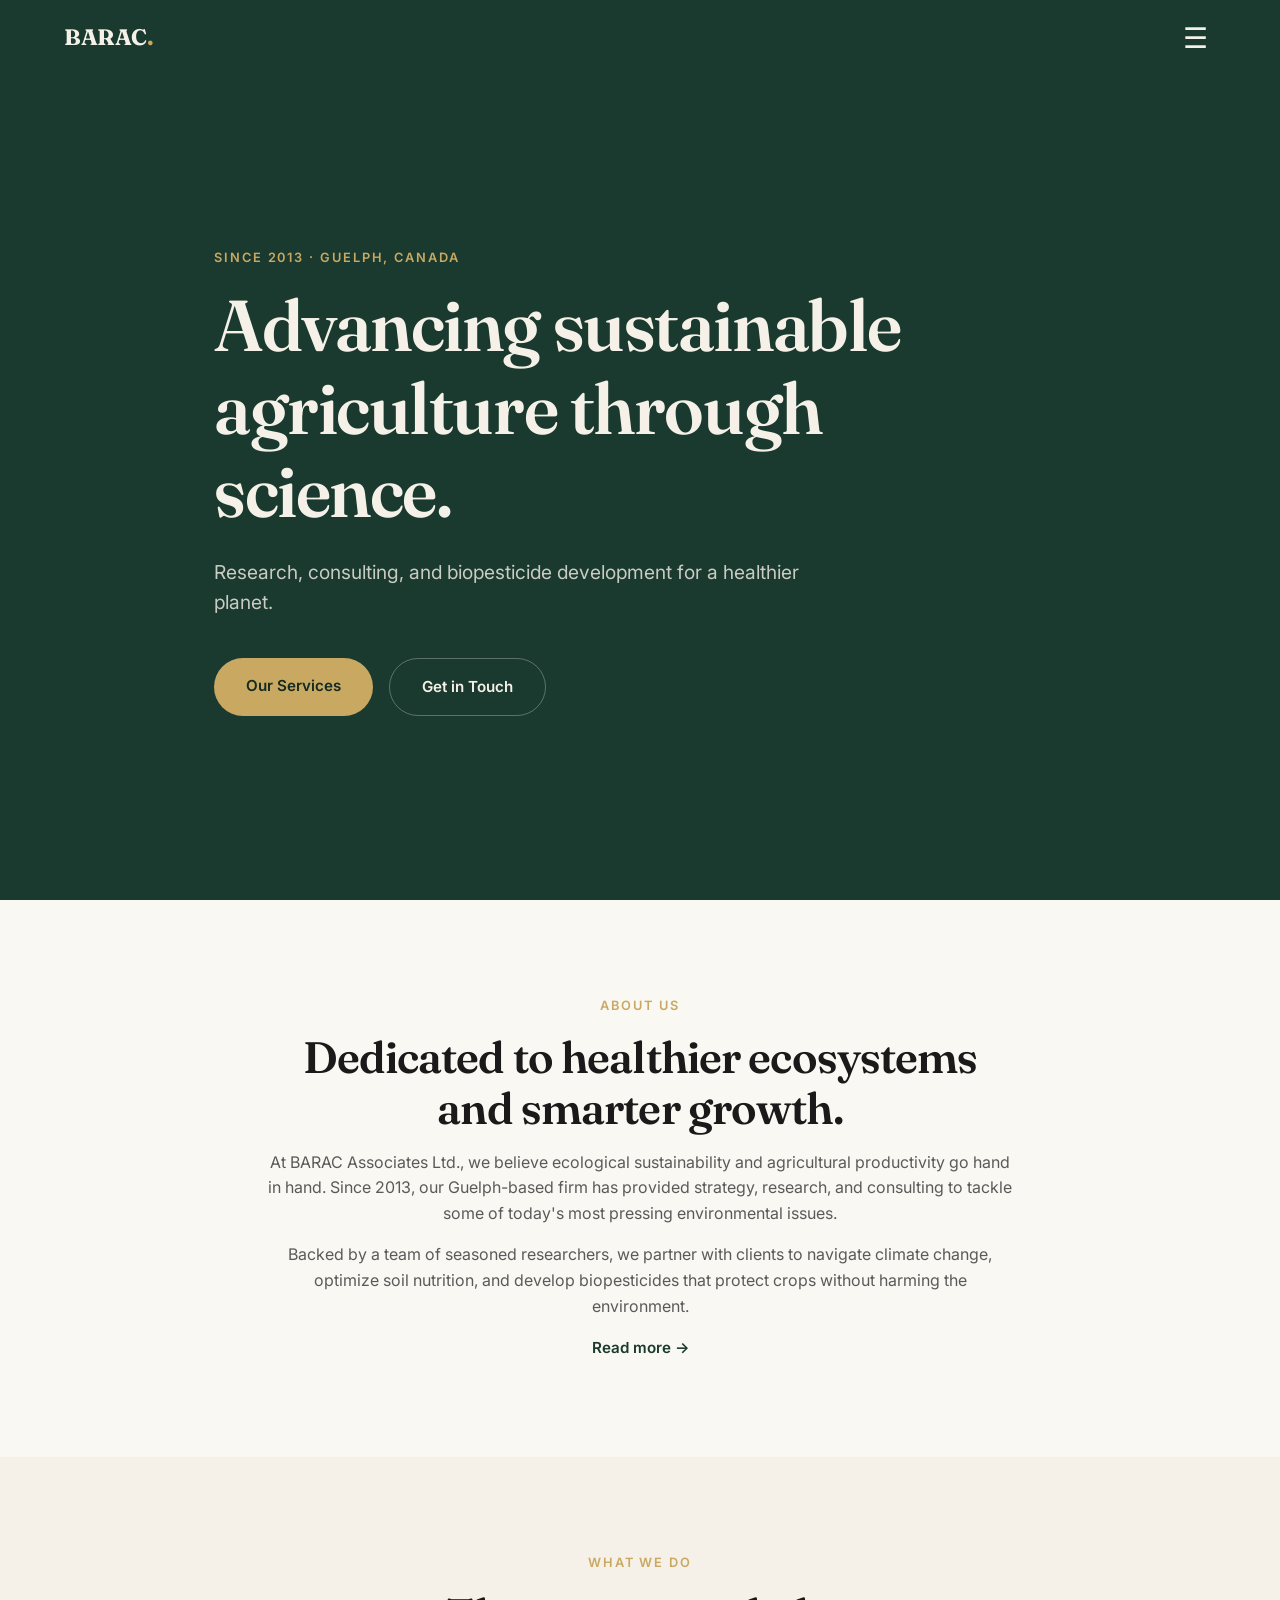
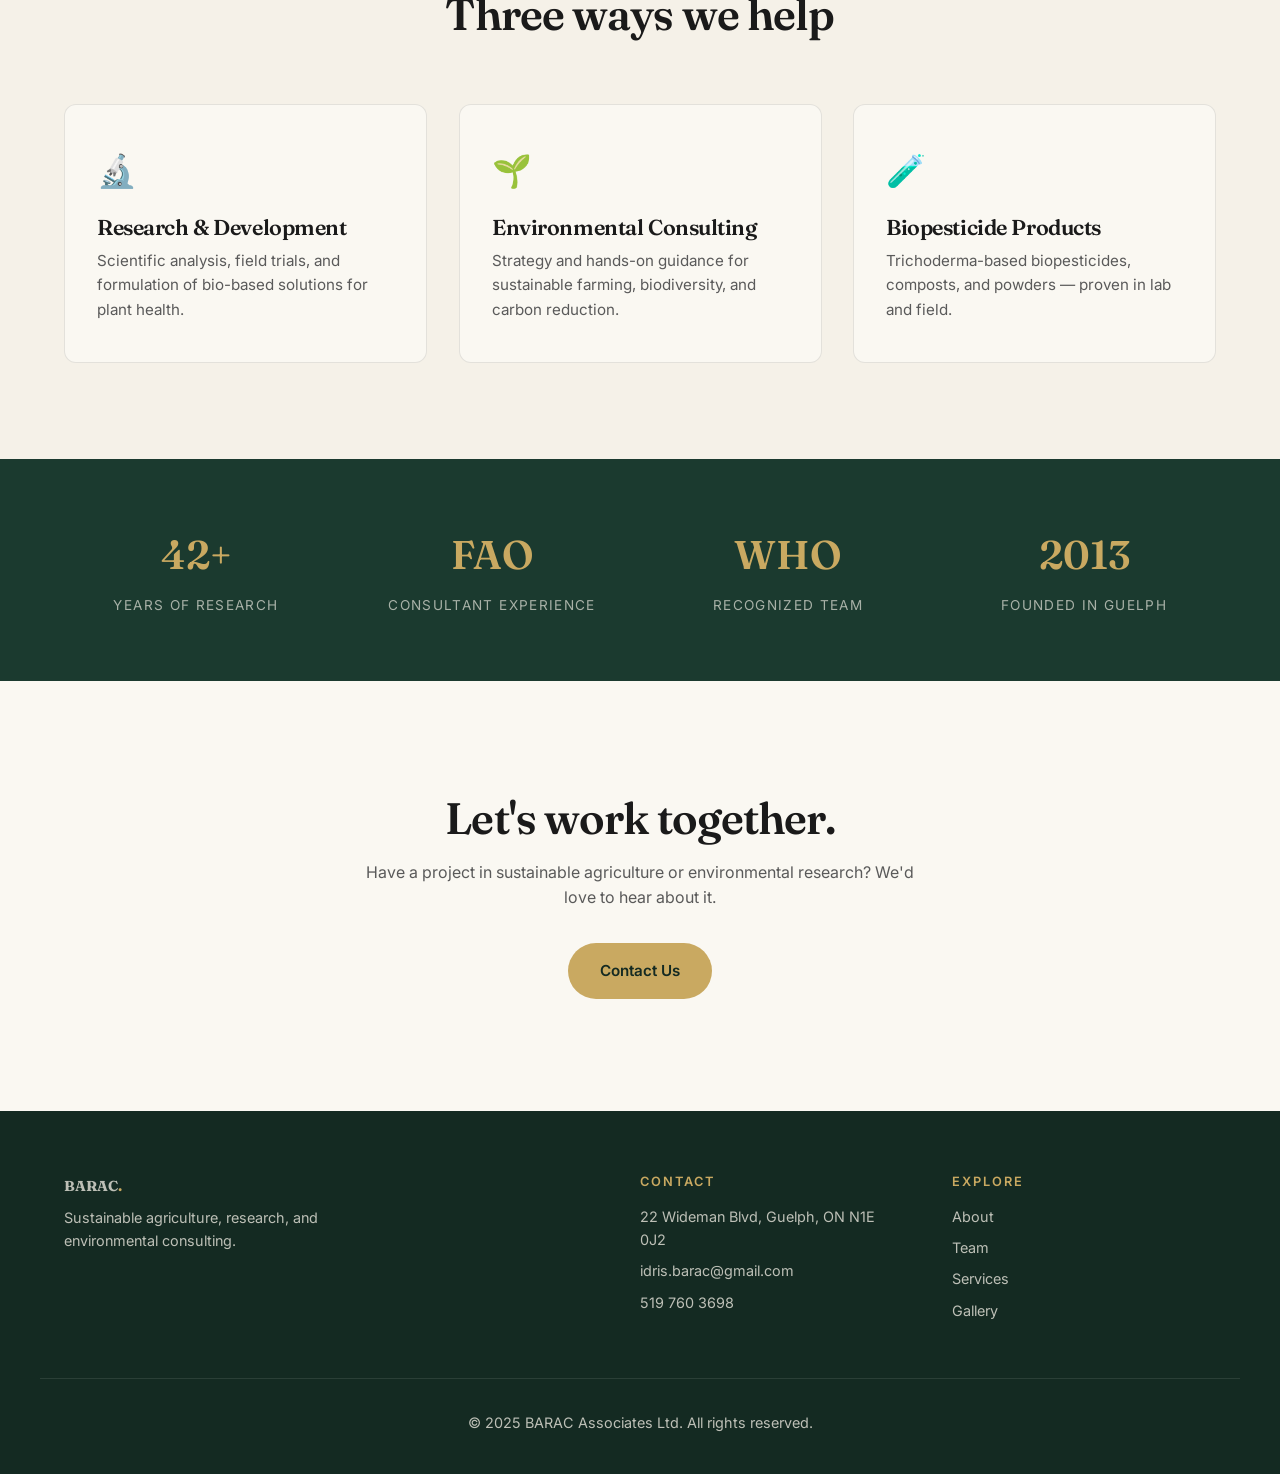
<file: index.html>
<!DOCTYPE html>
<html lang="en">
<head>
  <meta charset="UTF-8">
  <meta name="viewport" content="width=device-width, initial-scale=1.0">
  <title>BARAC Associates Ltd. — Sustainable Agriculture & Research</title>
  <meta name="description" content="Research, consulting, and biopesticide development for a sustainable future. Based in Guelph, Canada.">

  <link rel="preconnect" href="https://fonts.googleapis.com">
  <link rel="preconnect" href="https://fonts.gstatic.com" crossorigin>
  <link href="https://fonts.googleapis.com/css2?family=Fraunces:wght@400;500;600;700&family=Inter:wght@400;500;600;700&display=swap" rel="stylesheet">

  <link rel="stylesheet" href="css/style.css">
</head>
<body>

  <!-- ============ NAV ============ -->
  <header class="nav">
  <div class="container nav__inner">
    <a href="index.html" class="nav__logo">BARAC<span>.</span></a>
    <button class="nav__toggle" aria-label="Toggle menu" aria-expanded="false">☰</button>
  </div>

  <div class="nav__backdrop"></div>

  <nav class="nav__links">
    <a href="index.html" class="active">Home</a>
    <a href="pages/about.html">About</a>
    <a href="pages/team.html">Team</a>
    <a href="pages/services.html">Services</a>
    <a href="pages/gallery.html">Gallery</a>
    <a href="pages/contact.html" class="nav__cta">Contact</a>
  </nav>
</header>

  <!-- ============ HERO ============ -->
  <section class="hero">
    <div class="hero__bg"></div>
    <div class="container hero__content">
      <p class="eyebrow">Since 2013 · Guelph, Canada</p>
      <h1>Advancing sustainable agriculture through science.</h1>
      <p class="hero__sub">Research, consulting, and biopesticide development for a healthier planet.</p>
      <div class="hero__buttons">
        <a href="pages/services.html" class="btn btn--primary">Our Services</a>
        <a href="pages/contact.html" class="btn btn--ghost">Get in Touch</a>
      </div>
    </div>
  </section>

  <!-- ============ ABOUT ============ -->
  <section class="section about">
    <div class="container" style="max-width: 800px; text-align: center;">
      <p class="eyebrow">About Us</p>
      <h2>Dedicated to healthier ecosystems and smarter growth.</h2>
      <p>At BARAC Associates Ltd., we believe ecological sustainability and agricultural productivity go hand in hand. Since 2013, our Guelph-based firm has provided strategy, research, and consulting to tackle some of today's most pressing environmental issues.</p>
      <p>Backed by a team of seasoned researchers, we partner with clients to navigate climate change, optimize soil nutrition, and develop biopesticides that protect crops without harming the environment.</p>
      <a href="pages/about.html" class="link-arrow">Read more →</a>
    </div>
  </section>

  <!-- ============ SERVICES PREVIEW ============ -->
  <section class="section services-preview">
    <div class="container">
      <p class="eyebrow center">What we do</p>
      <h2 class="center">Three ways we help</h2>

      <div class="cards">
        <article class="card">
          <div class="card__icon">🔬</div>
          <h3>Research &amp; Development</h3>
          <p>Scientific analysis, field trials, and formulation of bio-based solutions for plant health.</p>
        </article>

        <article class="card">
          <div class="card__icon">🌱</div>
          <h3>Environmental Consulting</h3>
          <p>Strategy and hands-on guidance for sustainable farming, biodiversity, and carbon reduction.</p>
        </article>

        <article class="card">
          <div class="card__icon">🧪</div>
          <h3>Biopesticide Products</h3>
          <p>Trichoderma-based biopesticides, composts, and powders — proven in lab and field.</p>
        </article>
      </div>
    </div>
  </section>

  <!-- ============ TRUST BAR ============ -->
  <section class="trust">
    <div class="container trust__grid">
      <div><strong>42+</strong><span>Years of research</span></div>
      <div><strong>FAO</strong><span>Consultant experience</span></div>
      <div><strong>WHO</strong><span>Recognized team</span></div>
      <div><strong>2013</strong><span>Founded in Guelph</span></div>
    </div>
  </section>

  <!-- ============ CTA ============ -->
  <section class="cta">
    <div class="container cta__inner">
      <h2>Let's work together.</h2>
      <p>Have a project in sustainable agriculture or environmental research? We'd love to hear about it.</p>
      <a href="pages/contact.html" class="btn btn--primary">Contact Us</a>
    </div>
  </section>

  <!-- ============ FOOTER ============ -->
  <footer class="footer">
    <div class="container footer__grid">
      <div>
        <p class="footer__logo">BARAC<span>.</span></p>
        <p class="footer__small">Sustainable agriculture, research, and environmental consulting.</p>
      </div>
      <div>
        <h4>Contact</h4>
        <p>22 Wideman Blvd, Guelph, ON N1E 0J2</p>
        <p><a href="mailto:idris.barac@gmail.com">idris.barac@gmail.com</a></p>
        <p>519 760 3698</p>
      </div>
      <div>
        <h4>Explore</h4>
        <p><a href="pages/about.html">About</a></p>
        <p><a href="pages/team.html">Team</a></p>
        <p><a href="pages/services.html">Services</a></p>
        <p><a href="pages/gallery.html">Gallery</a></p>
      </div>
    </div>
    <div class="container footer__bottom">
      <p>© 2025 BARAC Associates Ltd. All rights reserved.</p>
    </div>
  </footer>

  <script src="js/script.js"></script>
</body>
</html>
</file>
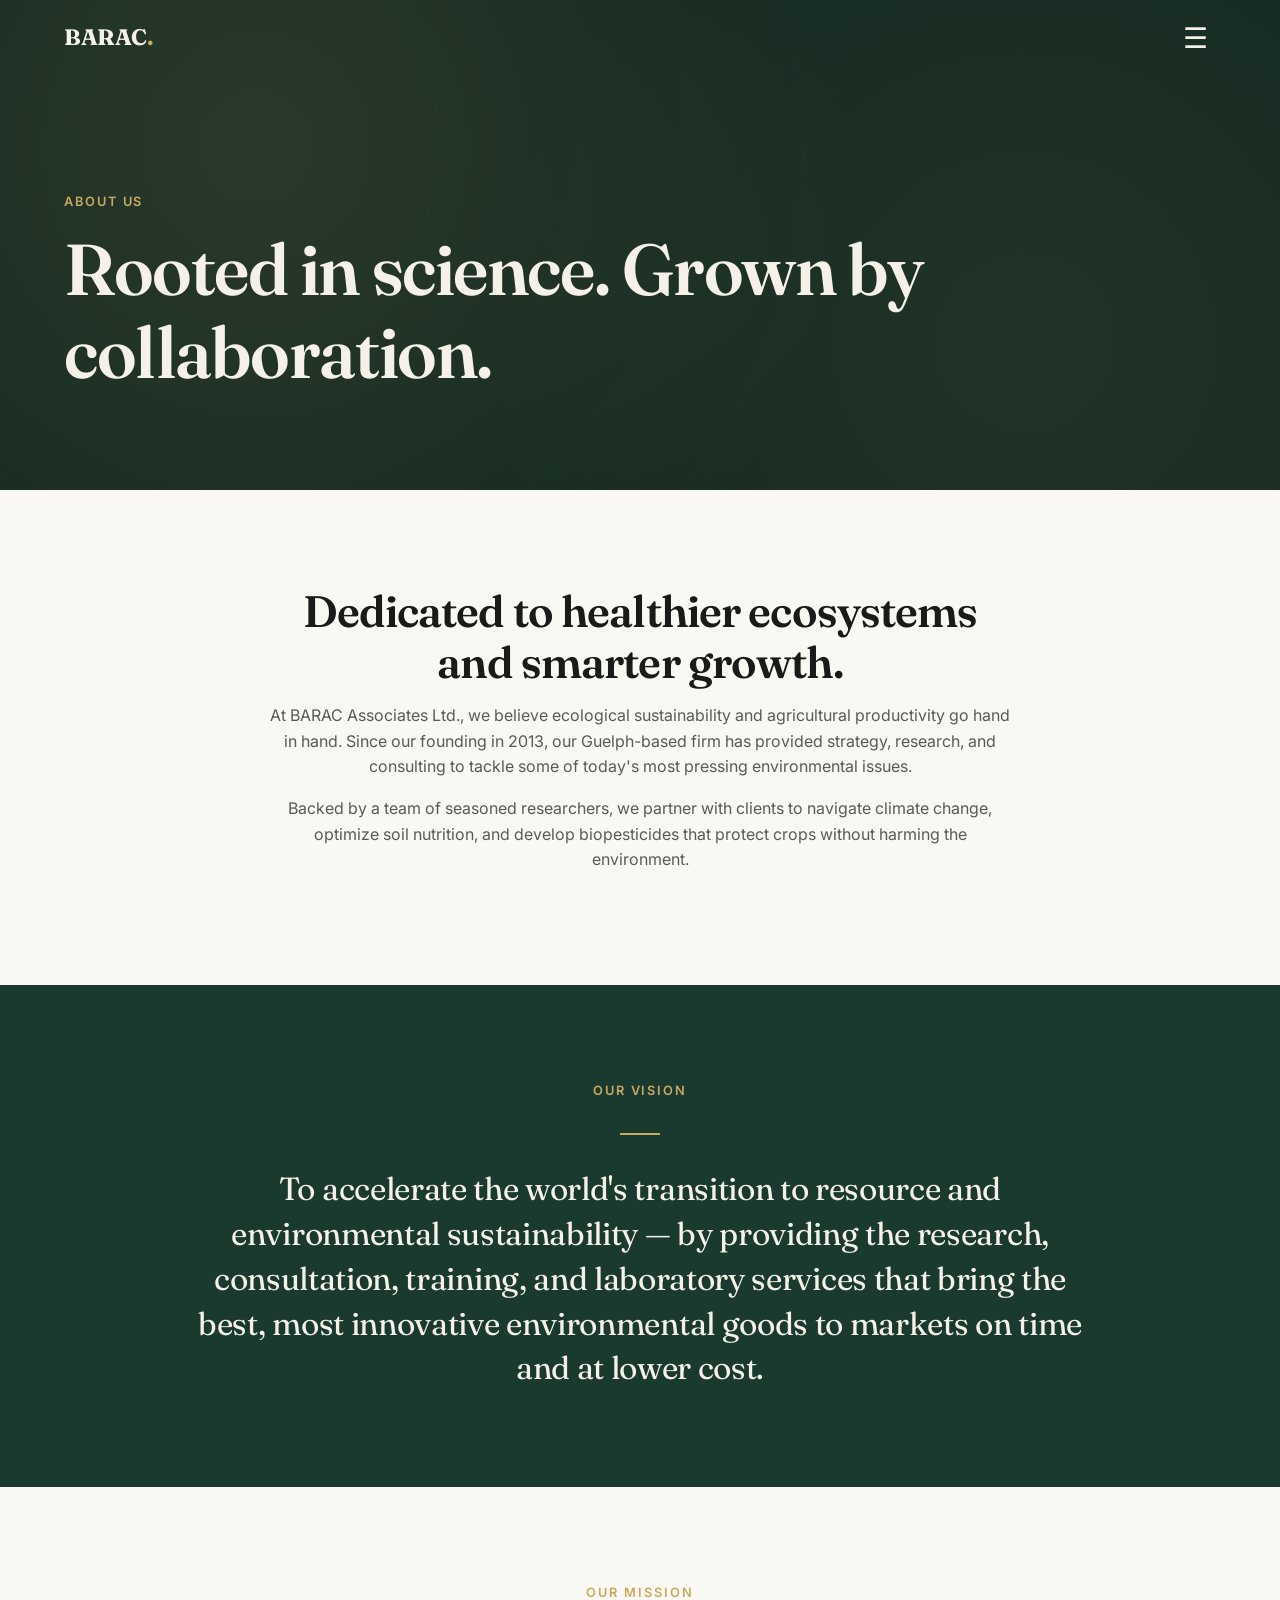
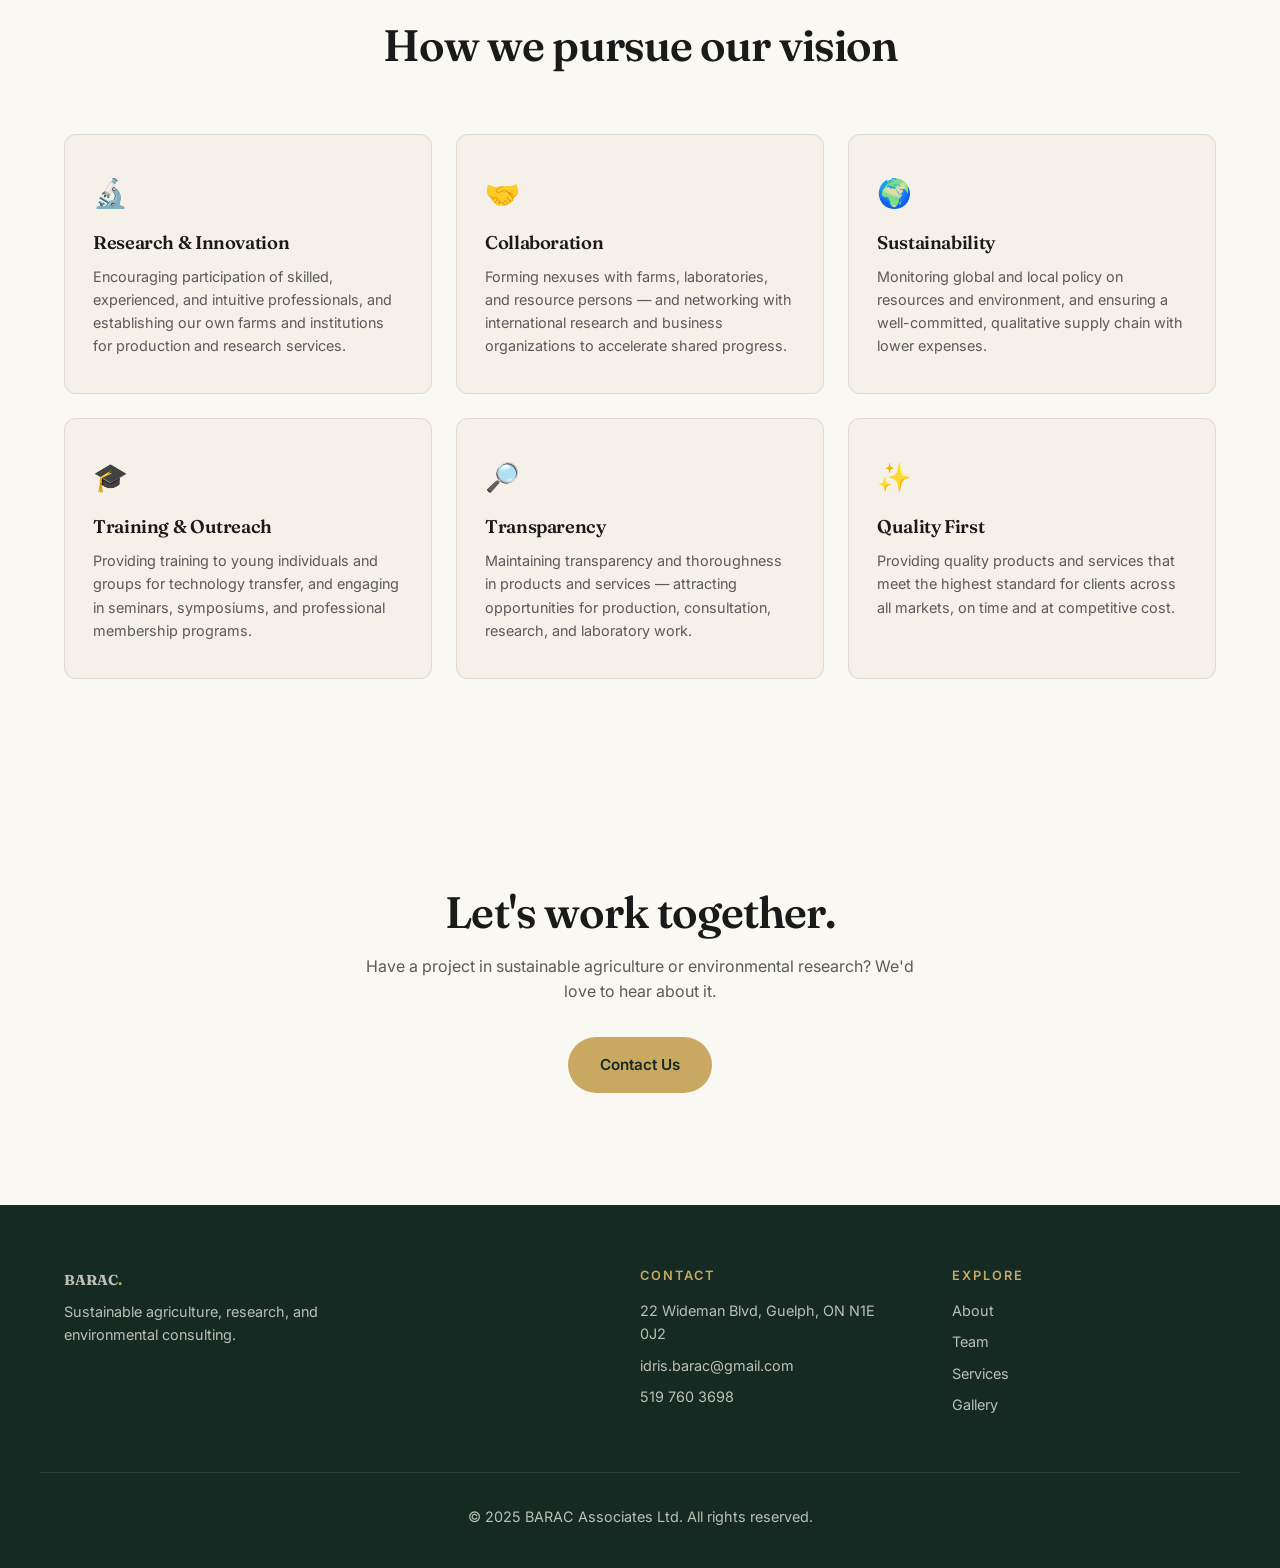
<file: pages/about.html>
<!DOCTYPE html>
<html lang="en">
<head>
  <meta charset="UTF-8">
  <meta name="viewport" content="width=device-width, initial-scale=1.0">
  <title>About — BARAC Associates Ltd.</title>
  <meta name="description" content="Dedicated to healthier ecosystems and smarter growth. Learn about BARAC Associates Ltd.'s vision, mission, and approach to sustainable agriculture.">

  <link rel="preconnect" href="https://fonts.googleapis.com">
  <link rel="preconnect" href="https://fonts.gstatic.com" crossorigin>
  <link href="https://fonts.googleapis.com/css2?family=Fraunces:wght@400;500;600;700&family=Inter:wght@400;500;600;700&display=swap" rel="stylesheet">

  <link rel="stylesheet" href="../css/style.css">
</head>
<body>

  <!-- ============ NAV ============ -->
  <header class="nav">
    <div class="container nav__inner">
      <a href="../index.html" class="nav__logo">BARAC<span>.</span></a>
      <button class="nav__toggle" aria-label="Toggle menu" aria-expanded="false">☰</button>
    </div>

    <div class="nav__backdrop"></div>

    <nav class="nav__links">
      <a href="../index.html">Home</a>
      <a href="about.html" class="active">About</a>
      <a href="team.html">Team</a>
      <a href="services.html">Services</a>
      <a href="gallery.html">Gallery</a>
      <a href="contact.html" class="nav__cta">Contact</a>
    </nav>
  </header>

  <!-- ============ PAGE HERO ============ -->
  <section class="page-hero">
    <div class="container">
      <p class="eyebrow">About Us</p>
      <h1>Rooted in science. Grown by collaboration.</h1>
    </div>
  </section>

  <!-- ============ INTRO ============ -->
  <section class="section">
    <!-- I brought back the 'about__grid' and 'about__text' classes so the animation triggers -->
    <div class="container about__grid" style="display: block; max-width: 800px; text-align: center;">
      <div class="about__text">
        <h2>Dedicated to healthier ecosystems and smarter growth.</h2>
        <p>At BARAC Associates Ltd., we believe ecological sustainability and agricultural productivity go hand in hand. Since our founding in 2013, our Guelph-based firm has provided strategy, research, and consulting to tackle some of today's most pressing environmental issues.</p>
        <p>Backed by a team of seasoned researchers, we partner with clients to navigate climate change, optimize soil nutrition, and develop biopesticides that protect crops without harming the environment.</p>
      </div>
    </div>
  </section>

  <!-- ============ VISION ============ -->
  <section class="section section--forest">
    <div class="container">
      <p class="eyebrow center">Our Vision</p>
      <blockquote class="vision-quote">
        To accelerate the world's transition to resource and environmental sustainability — by providing the research, consultation, training, and laboratory services that bring the best, most innovative environmental goods to markets on time and at lower cost.
      </blockquote>
    </div>
  </section>

  <!-- ============ MISSION ============ -->
  <section class="section">
    <div class="container">
      <p class="eyebrow center">Our Mission</p>
      <h2 class="center">How we pursue our vision</h2>

      <div class="mission-grid">
        <article class="mission-card">
          <div class="mission-card__icon">🔬</div>
          <h3>Research &amp; Innovation</h3>
          <p>Encouraging participation of skilled, experienced, and intuitive professionals, and establishing our own farms and institutions for production and research services.</p>
        </article>

        <article class="mission-card">
          <div class="mission-card__icon">🤝</div>
          <h3>Collaboration</h3>
          <p>Forming nexuses with farms, laboratories, and resource persons — and networking with international research and business organizations to accelerate shared progress.</p>
        </article>

        <article class="mission-card">
          <div class="mission-card__icon">🌍</div>
          <h3>Sustainability</h3>
          <p>Monitoring global and local policy on resources and environment, and ensuring a well-committed, qualitative supply chain with lower expenses.</p>
        </article>

        <article class="mission-card">
          <div class="mission-card__icon">🎓</div>
          <h3>Training &amp; Outreach</h3>
          <p>Providing training to young individuals and groups for technology transfer, and engaging in seminars, symposiums, and professional membership programs.</p>
        </article>

        <article class="mission-card">
          <div class="mission-card__icon">🔎</div>
          <h3>Transparency</h3>
          <p>Maintaining transparency and thoroughness in products and services — attracting opportunities for production, consultation, research, and laboratory work.</p>
        </article>

        <article class="mission-card">
          <div class="mission-card__icon">✨</div>
          <h3>Quality First</h3>
          <p>Providing quality products and services that meet the highest standard for clients across all markets, on time and at competitive cost.</p>
        </article>
      </div>
    </div>
  </section>

  <!-- ============ CTA ============ -->
  <section class="cta">
    <div class="container cta__inner">
      <h2>Let's work together.</h2>
      <p>Have a project in sustainable agriculture or environmental research? We'd love to hear about it.</p>
      <a href="contact.html" class="btn btn--primary">Contact Us</a>
    </div>
  </section>

  <!-- ============ FOOTER ============ -->
  <footer class="footer">
    <div class="container footer__grid">
      <div>
        <p class="footer__logo">BARAC<span>.</span></p>
        <p class="footer__small">Sustainable agriculture, research, and environmental consulting.</p>
      </div>
      <div>
        <h4>Contact</h4>
        <p>22 Wideman Blvd, Guelph, ON N1E 0J2</p>
        <p><a href="mailto:idris.barac@gmail.com">idris.barac@gmail.com</a></p>
        <p>519 760 3698</p>
      </div>
      <div>
        <h4>Explore</h4>
        <p><a href="about.html">About</a></p>
        <p><a href="team.html">Team</a></p>
        <p><a href="services.html">Services</a></p>
        <p><a href="gallery.html">Gallery</a></p>
      </div>
    </div>
    <div class="container footer__bottom">
      <p>© 2025 BARAC Associates Ltd. All rights reserved.</p>
    </div>
  </footer>

  <script src="../js/script.js"></script>
</body>
</html>
</file>
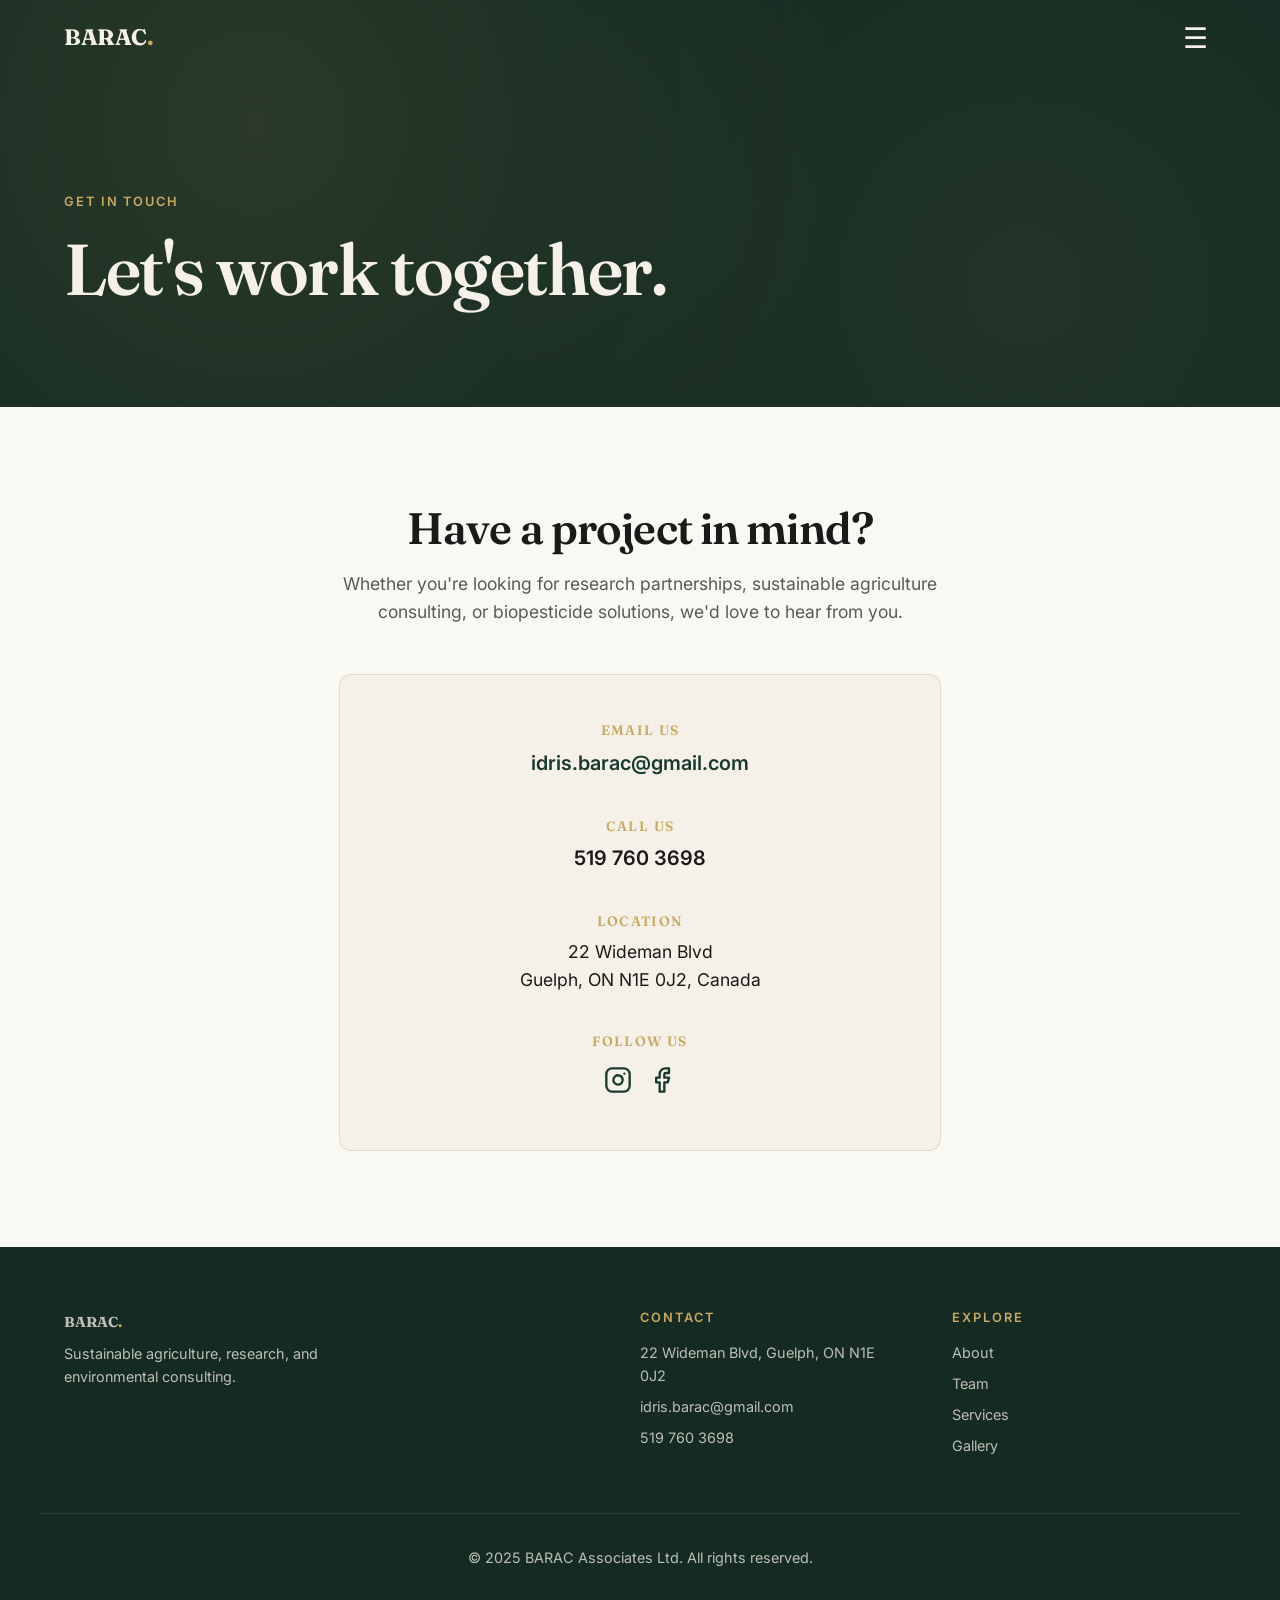
<file: pages/contact.html>
<!DOCTYPE html>
<html lang="en">
<head>
  <meta charset="UTF-8">
  <meta name="viewport" content="width=device-width, initial-scale=1.0">
  <title>Contact Us — BARAC Associates Ltd.</title>
  <meta name="description" content="Get in touch with BARAC Associates Ltd. for sustainable agriculture, research, and environmental consulting.">

  <link rel="preconnect" href="https://fonts.googleapis.com">
  <link rel="preconnect" href="https://fonts.gstatic.com" crossorigin>
  <link href="https://fonts.googleapis.com/css2?family=Fraunces:wght@400;500;600;700&family=Inter:wght@400;500;600;700&display=swap" rel="stylesheet">

  <link rel="stylesheet" href="../css/style.css">
</head>
<body>

  <header class="nav">
    <div class="container nav__inner">
      <a href="../index.html" class="nav__logo">BARAC<span>.</span></a>
      <button class="nav__toggle" aria-label="Toggle menu" aria-expanded="false">☰</button>
    </div>
    <div class="nav__backdrop"></div>
    <nav class="nav__links">
      <a href="../index.html">Home</a>
      <a href="about.html">About</a>
      <a href="team.html">Team</a>
      <a href="services.html">Services</a>
      <a href="gallery.html">Gallery</a>
      <a href="contact.html" class="nav__cta active">Contact</a>
    </nav>
  </header>

  <section class="page-hero">
    <div class="container">
      <p class="eyebrow">Get in Touch</p>
      <h1>Let's work together.</h1>
    </div>
  </section>

  <section class="section">
    <div class="container" style="max-width: 650px; text-align: center;">
      
      <h2 style="margin-bottom: 1rem;">Have a project in mind?</h2>
      <p style="font-size: 1.1rem; color: var(--muted); margin-bottom: 3rem;">
        Whether you're looking for research partnerships, sustainable agriculture consulting, or biopesticide solutions, we'd love to hear from you.
      </p>
      
      <div style="background: var(--cream); padding: 3rem 2rem; border-radius: 12px; border: 1px solid var(--line);">
        
        <div style="margin-bottom: 2.5rem;">
          <h4 style="color: var(--gold); font-size: 0.85rem; text-transform: uppercase; letter-spacing: 0.1em; margin-bottom: 0.5rem;">Email Us</h4>
          <p style="font-size: 1.25rem; margin: 0;">
            <a href="mailto:idris.barac@gmail.com" style="color: var(--forest); font-weight: 600;">idris.barac@gmail.com</a>
          </p>
        </div>

        <div style="margin-bottom: 2.5rem;">
          <h4 style="color: var(--gold); font-size: 0.85rem; text-transform: uppercase; letter-spacing: 0.1em; margin-bottom: 0.5rem;">Call Us</h4>
          <p style="font-size: 1.25rem; margin: 0; font-weight: 600; color: var(--ink);">
            519 760 3698
          </p>
        </div>

        <div style="margin-bottom: 2.5rem;">
          <h4 style="color: var(--gold); font-size: 0.85rem; text-transform: uppercase; letter-spacing: 0.1em; margin-bottom: 0.5rem;">Location</h4>
          <p style="font-size: 1.1rem; margin: 0; color: var(--ink);">
            22 Wideman Blvd<br>Guelph, ON N1E 0J2, Canada
          </p>
        </div>

        <div>
          <h4 style="color: var(--gold); font-size: 0.85rem; text-transform: uppercase; letter-spacing: 0.1em; margin-bottom: 1rem;">Follow Us</h4>
          <div style="display: flex; gap: 1rem; justify-content: center;">
            <a href="https://www.instagram.com/barac_associates/" target="_blank" rel="noopener" style="color: var(--forest); transition: color 0.2s;">
              <svg xmlns="http://www.w3.org/2000/svg" width="28" height="28" viewBox="0 0 24 24" fill="none" stroke="currentColor" stroke-width="2" stroke-linecap="round" stroke-linejoin="round">
                <rect x="2" y="2" width="20" height="20" rx="5" ry="5"></rect>
                <path d="M16 11.37A4 4 0 1 1 12.63 8 4 4 0 0 1 16 11.37z"></path>
                <line x1="17.5" y1="6.5" x2="17.51" y2="6.5"></line>
              </svg>
            </a>
            <a href="https://www.facebook.com/profile.php?id=61595286664854" target="_blank" rel="noopener" style="color: var(--forest); transition: color 0.2s;">
              <svg xmlns="http://www.w3.org/2000/svg" width="28" height="28" viewBox="0 0 24 24" fill="none" stroke="currentColor" stroke-width="2" stroke-linecap="round" stroke-linejoin="round">
                <path d="M18 2h-3a5 5 0 0 0-5 5v3H7v4h3v8h4v-8h3l1-4h-4V7a1 1 0 0 1 1-1h3z"></path>
              </svg>
            </a>
          </div>
        </div>

      </div>
    </div>
  </section>

  <footer class="footer">
    <div class="container footer__grid">
      <div>
        <p class="footer__logo">BARAC<span>.</span></p>
        <p class="footer__small">Sustainable agriculture, research, and environmental consulting.</p>
      </div>
      <div>
        <h4>Contact</h4>
        <p>22 Wideman Blvd, Guelph, ON N1E 0J2</p>
        <p><a href="mailto:idris.barac@gmail.com">idris.barac@gmail.com</a></p>
        <p>519 760 3698</p>
      </div>
      <div>
        <h4>Explore</h4>
        <p><a href="about.html">About</a></p>
        <p><a href="team.html">Team</a></p>
        <p><a href="services.html">Services</a></p>
        <p><a href="gallery.html">Gallery</a></p>
      </div>
    </div>
    <div class="container footer__bottom">
      <p>© 2025 BARAC Associates Ltd. All rights reserved.</p>
    </div>
  </footer>

  <script src="../js/script.js"></script>
</body>
</html>
</file>
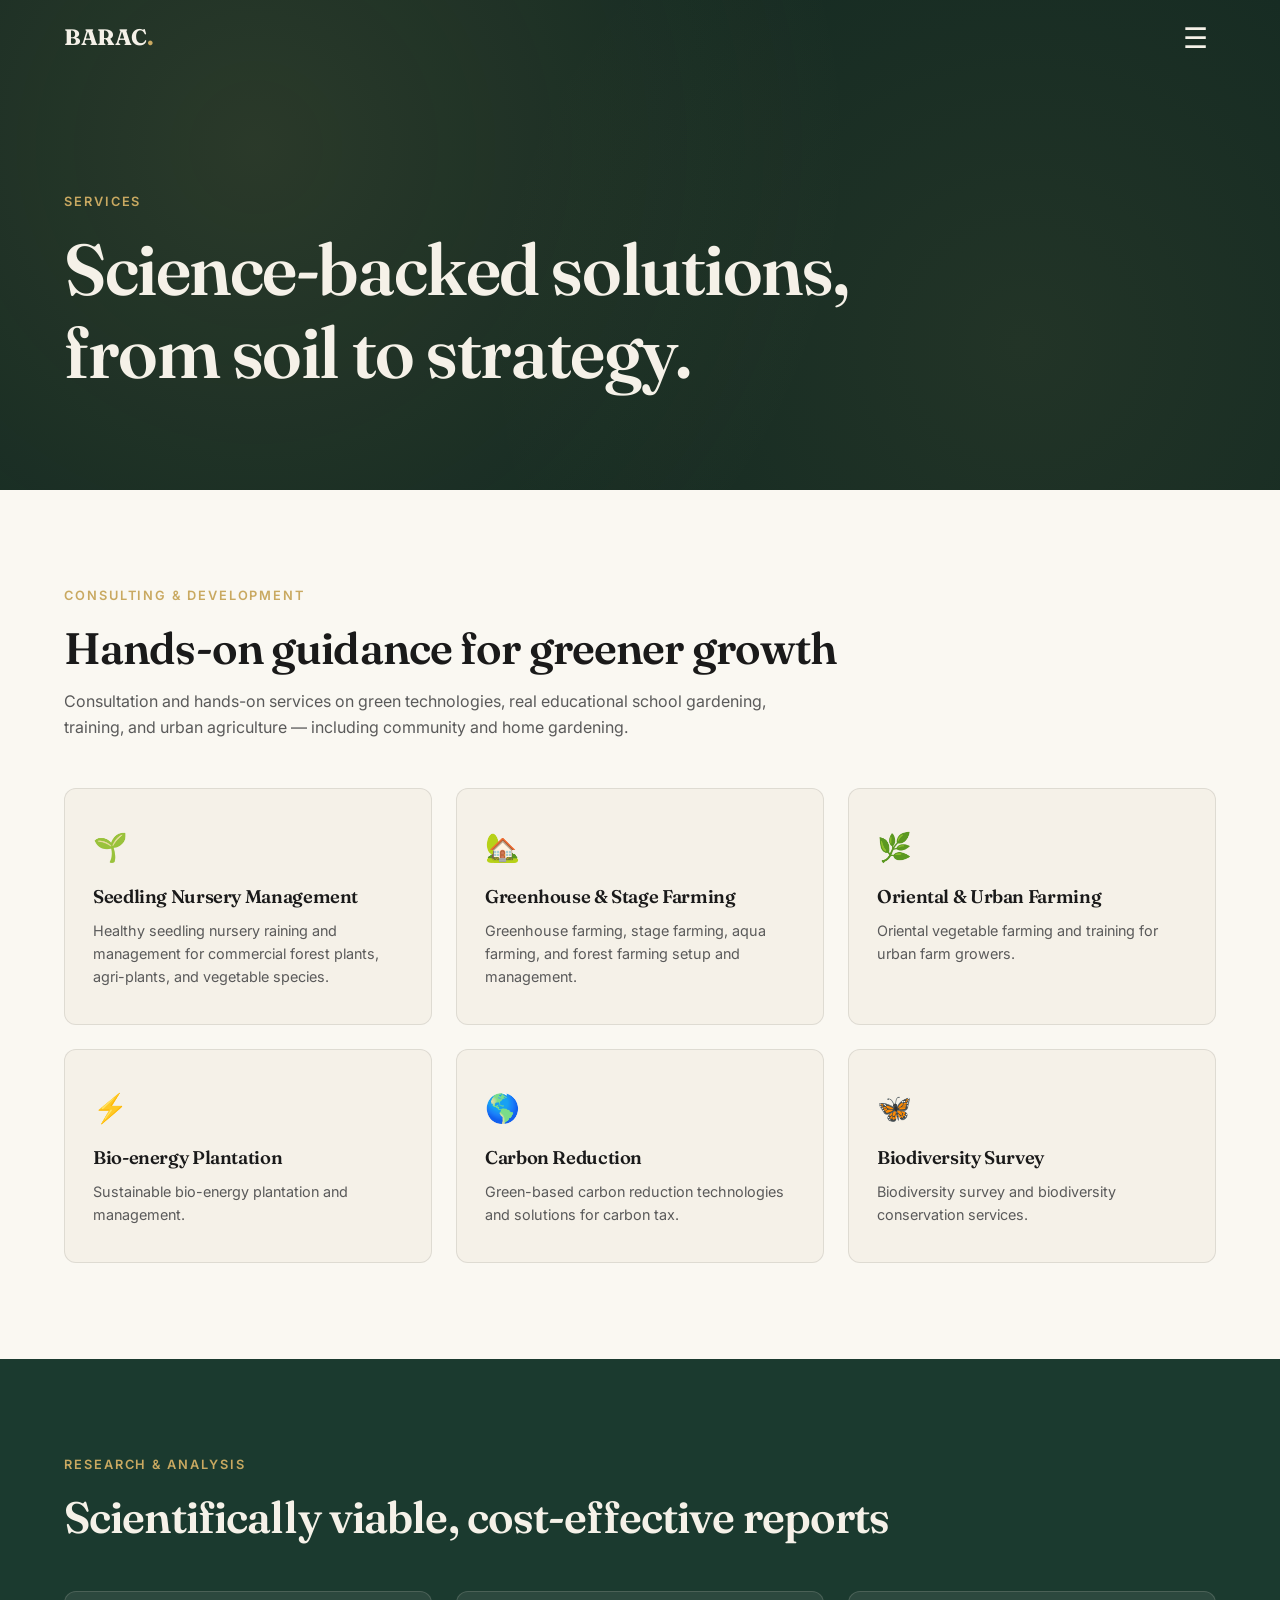
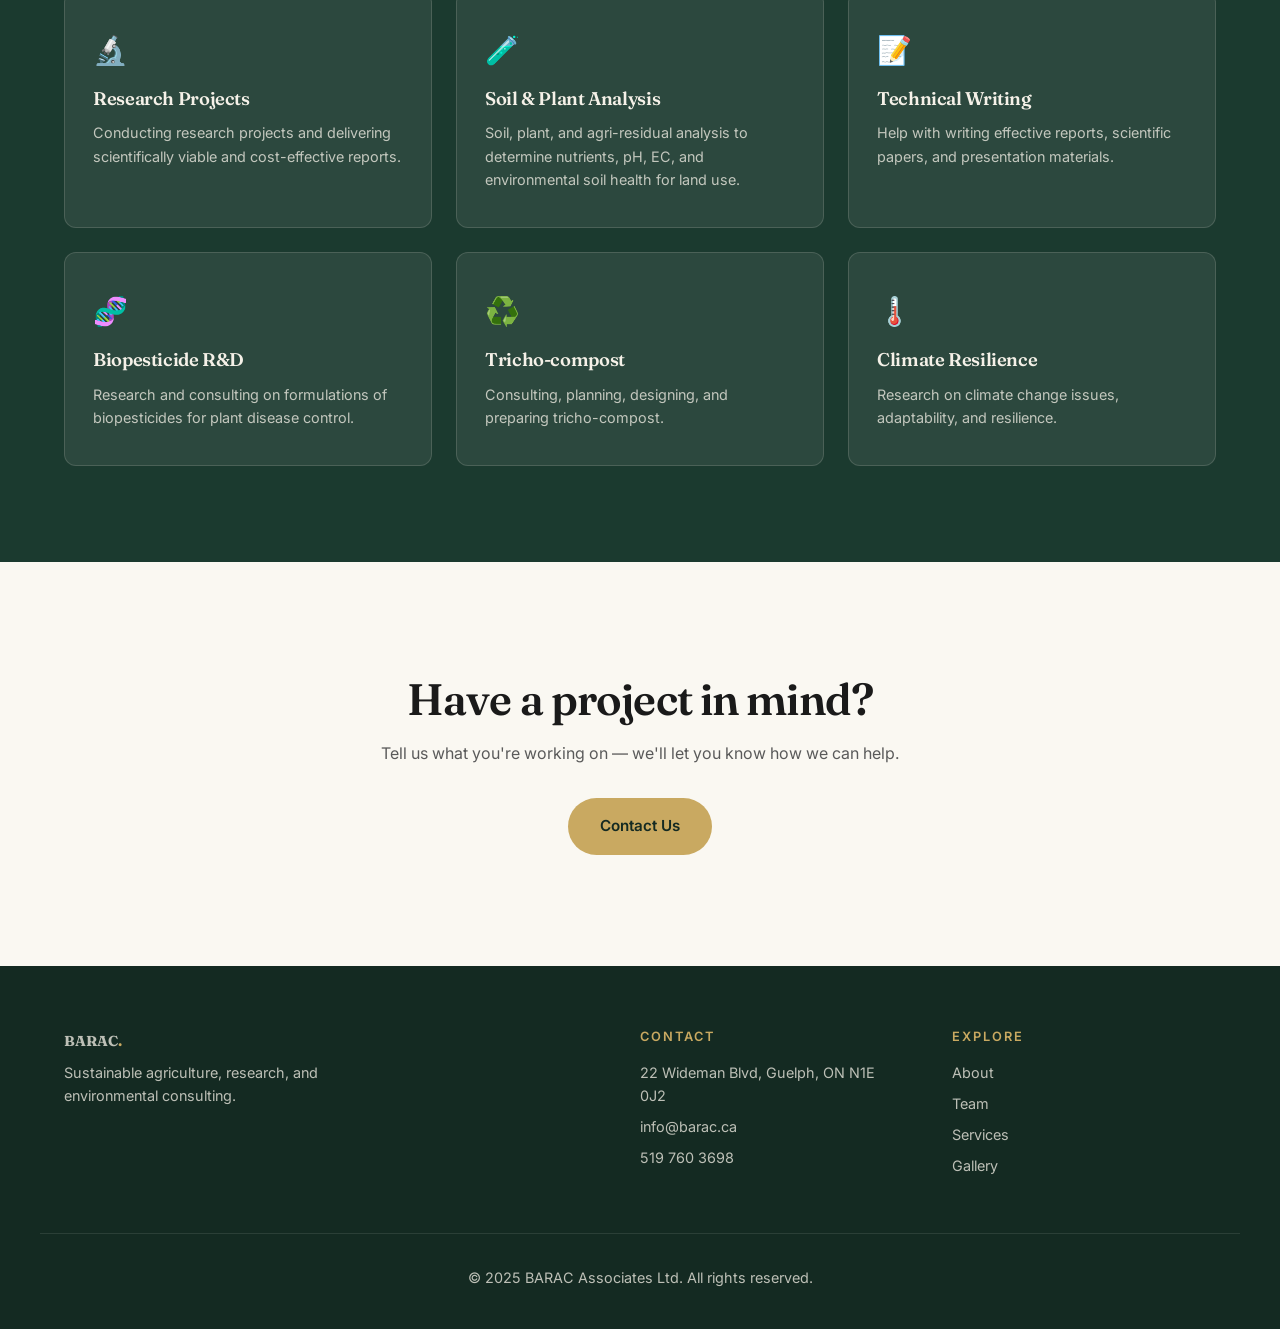
<file: pages/services.html>
<!DOCTYPE html>
<html lang="en">
<head>
  <meta charset="UTF-8">
  <meta name="viewport" content="width=device-width, initial-scale=1.0">
  <title>Services — BARAC Associates Ltd.</title>
  <meta name="description" content="Development, consulting, research, and analysis services for sustainable agriculture and environmental science.">

  <link rel="preconnect" href="https://fonts.googleapis.com">
  <link rel="preconnect" href="https://fonts.gstatic.com" crossorigin>
  <link href="https://fonts.googleapis.com/css2?family=Fraunces:wght@400;500;600;700&family=Inter:wght@400;500;600;700&display=swap" rel="stylesheet">

  <link rel="stylesheet" href="../css/style.css">
</head>
<body>

  <header class="nav">
    <div class="container nav__inner">
      <a href="../index.html" class="nav__logo">BARAC<span>.</span></a>
      <button class="nav__toggle" aria-label="Toggle menu" aria-expanded="false">☰</button>
    </div>
    <div class="nav__backdrop"></div>
    <nav class="nav__links">
      <a href="../index.html">Home</a>
      <a href="about.html">About</a>
      <a href="team.html">Team</a>
      <a href="services.html" class="active">Services</a>
      <a href="gallery.html">Gallery</a>
      <a href="contact.html" class="nav__cta">Contact</a>
    </nav>
  </header>

  <section class="page-hero">
    <div class="container">
      <p class="eyebrow">Services</p>
      <h1>Science-backed solutions, from soil to strategy.</h1>
    </div>
  </section>

  <!-- ============ CONSULTING & DEVELOPMENT ============ -->
  <section class="section">
    <div class="container">
      <p class="eyebrow">Consulting &amp; Development</p>
      <h2>Hands-on guidance for greener growth</h2>
      <p style="max-width: 720px;">Consultation and hands-on services on green technologies, real educational school gardening, training, and urban agriculture — including community and home gardening.</p>

      <div class="mission-grid" style="margin-top: 3rem;">
        <article class="mission-card">
          <div class="mission-card__icon">🌱</div>
          <h3>Seedling Nursery Management</h3>
          <p>Healthy seedling nursery raining and management for commercial forest plants, agri-plants, and vegetable species.</p>
        </article>

        <article class="mission-card">
          <div class="mission-card__icon">🏡</div>
          <h3>Greenhouse &amp; Stage Farming</h3>
          <p>Greenhouse farming, stage farming, aqua farming, and forest farming setup and management.</p>
        </article>

        <article class="mission-card">
          <div class="mission-card__icon">🌿</div>
          <h3>Oriental &amp; Urban Farming</h3>
          <p>Oriental vegetable farming and training for urban farm growers.</p>
        </article>

        <article class="mission-card">
          <div class="mission-card__icon">⚡</div>
          <h3>Bio-energy Plantation</h3>
          <p>Sustainable bio-energy plantation and management.</p>
        </article>

        <article class="mission-card">
          <div class="mission-card__icon">🌎</div>
          <h3>Carbon Reduction</h3>
          <p>Green-based carbon reduction technologies and solutions for carbon tax.</p>
        </article>

        <article class="mission-card">
          <div class="mission-card__icon">🦋</div>
          <h3>Biodiversity Survey</h3>
          <p>Biodiversity survey and biodiversity conservation services.</p>
        </article>
      </div>
    </div>
  </section>

  <!-- ============ RESEARCH & ANALYSIS ============ -->
  <section class="section section--forest">
    <div class="container">
      <p class="eyebrow">Research &amp; Analysis</p>
      <h2 style="color: var(--cream);">Scientifically viable, cost-effective reports</h2>

      <div class="mission-grid" style="margin-top: 3rem;">
        <article class="mission-card" style="background: rgba(245, 241, 232, 0.08); border-color: rgba(245, 241, 232, 0.15);">
          <div class="mission-card__icon">🔬</div>
          <h3 style="color: var(--cream);">Research Projects</h3>
          <p style="color: rgba(245, 241, 232, 0.75);">Conducting research projects and delivering scientifically viable and cost-effective reports.</p>
        </article>

        <article class="mission-card" style="background: rgba(245, 241, 232, 0.08); border-color: rgba(245, 241, 232, 0.15);">
          <div class="mission-card__icon">🧪</div>
          <h3 style="color: var(--cream);">Soil &amp; Plant Analysis</h3>
          <p style="color: rgba(245, 241, 232, 0.75);">Soil, plant, and agri-residual analysis to determine nutrients, pH, EC, and environmental soil health for land use.</p>
        </article>

        <article class="mission-card" style="background: rgba(245, 241, 232, 0.08); border-color: rgba(245, 241, 232, 0.15);">
          <div class="mission-card__icon">📝</div>
          <h3 style="color: var(--cream);">Technical Writing</h3>
          <p style="color: rgba(245, 241, 232, 0.75);">Help with writing effective reports, scientific papers, and presentation materials.</p>
        </article>

        <article class="mission-card" style="background: rgba(245, 241, 232, 0.08); border-color: rgba(245, 241, 232, 0.15);">
          <div class="mission-card__icon">🧬</div>
          <h3 style="color: var(--cream);">Biopesticide R&amp;D</h3>
          <p style="color: rgba(245, 241, 232, 0.75);">Research and consulting on formulations of biopesticides for plant disease control.</p>
        </article>

        <article class="mission-card" style="background: rgba(245, 241, 232, 0.08); border-color: rgba(245, 241, 232, 0.15);">
          <div class="mission-card__icon">♻️</div>
          <h3 style="color: var(--cream);">Tricho-compost</h3>
          <p style="color: rgba(245, 241, 232, 0.75);">Consulting, planning, designing, and preparing tricho-compost.</p>
        </article>

        <article class="mission-card" style="background: rgba(245, 241, 232, 0.08); border-color: rgba(245, 241, 232, 0.15);">
          <div class="mission-card__icon">🌡️</div>
          <h3 style="color: var(--cream);">Climate Resilience</h3>
          <p style="color: rgba(245, 241, 232, 0.75);">Research on climate change issues, adaptability, and resilience.</p>
        </article>
      </div>
    </div>
  </section>

  <section class="cta">
    <div class="container cta__inner">
      <h2>Have a project in mind?</h2>
      <p>Tell us what you're working on — we'll let you know how we can help.</p>
      <a href="contact.html" class="btn btn--primary">Contact Us</a>
    </div>
  </section>

  <footer class="footer">
    <div class="container footer__grid">
      <div>
        <p class="footer__logo">BARAC<span>.</span></p>
        <p class="footer__small">Sustainable agriculture, research, and environmental consulting.</p>
      </div>
      <div>
        <h4>Contact</h4>
        <p>22 Wideman Blvd, Guelph, ON N1E 0J2</p>
        <p><a href="mailto:info@barac.ca">info@barac.ca</a></p>
        <p>519 760 3698</p>
      </div>
      <div>
        <h4>Explore</h4>
        <p><a href="about.html">About</a></p>
        <p><a href="team.html">Team</a></p>
        <p><a href="services.html">Services</a></p>
        <p><a href="gallery.html">Gallery</a></p>
      </div>
    </div>
    <div class="container footer__bottom">
      <p>© 2025 BARAC Associates Ltd. All rights reserved.</p>
    </div>
  </footer>

  <script src="../js/script.js"></script>
</body>
</html>
</file>
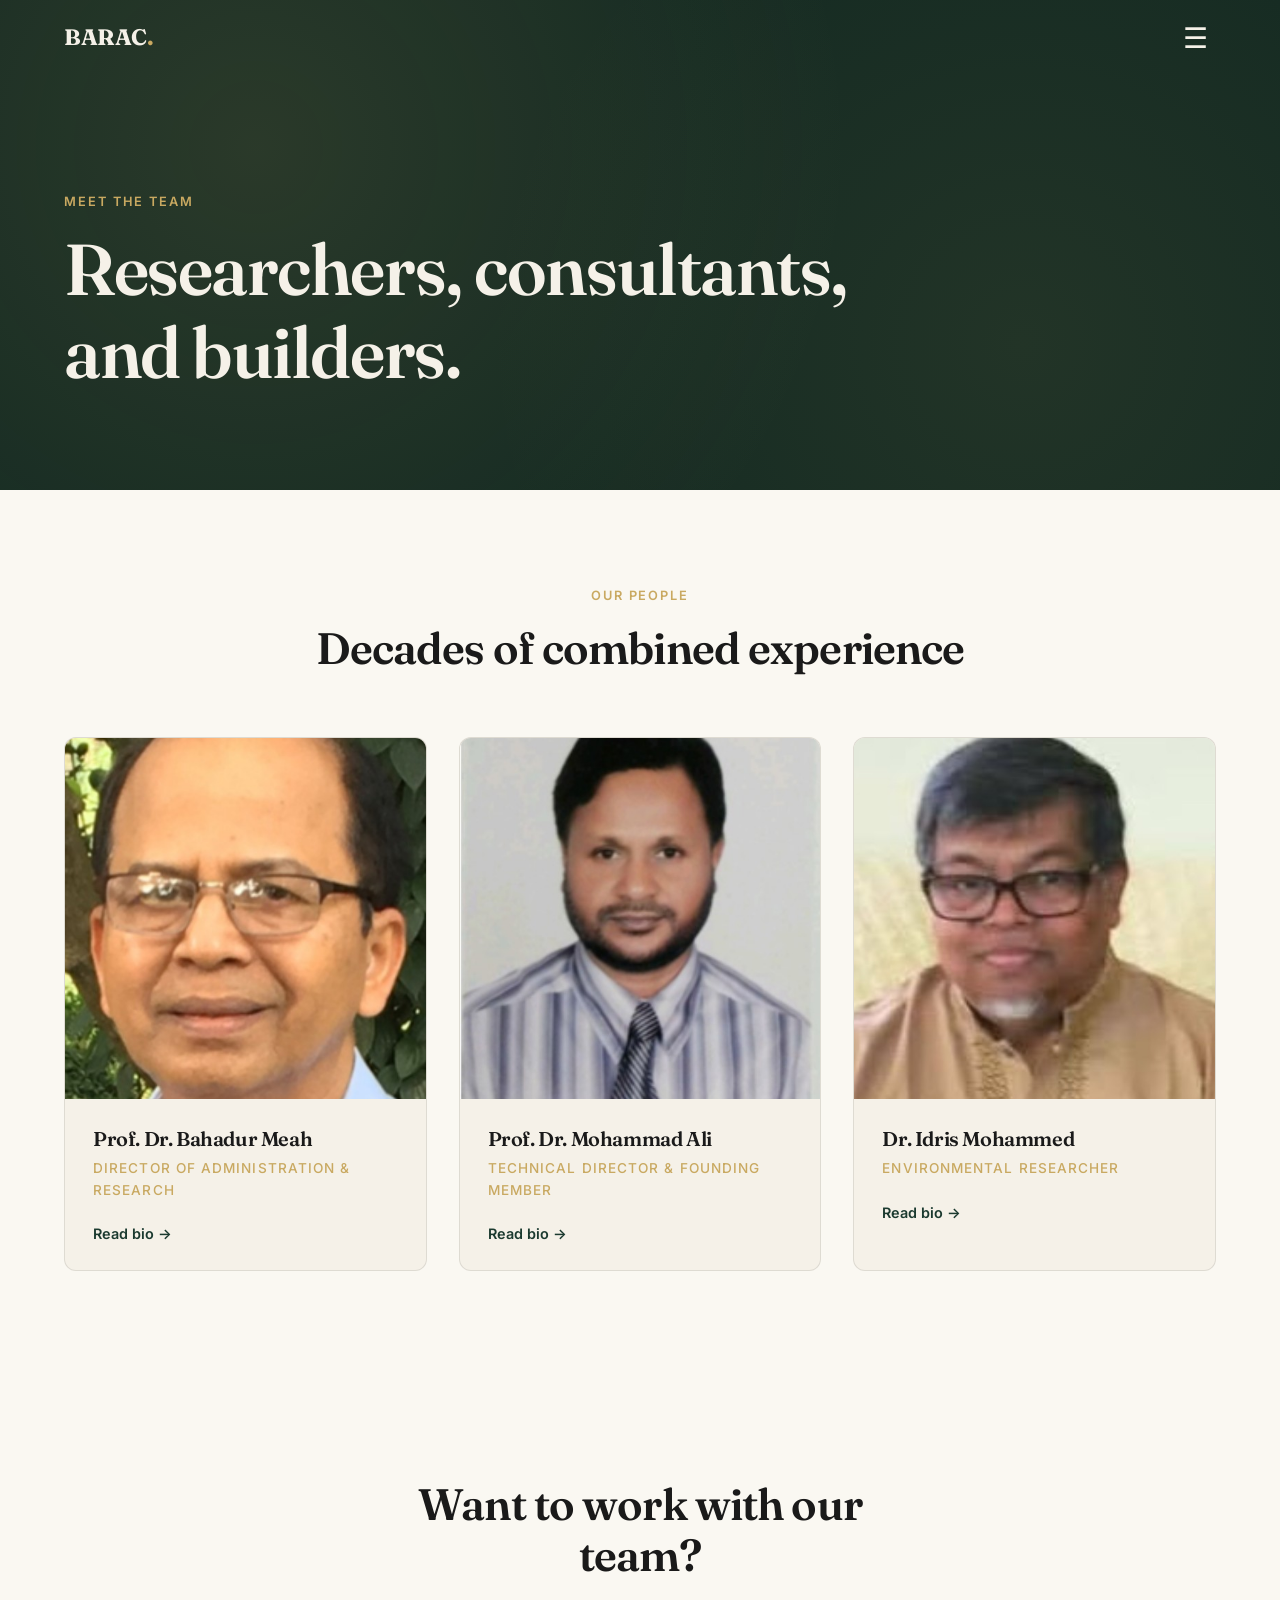
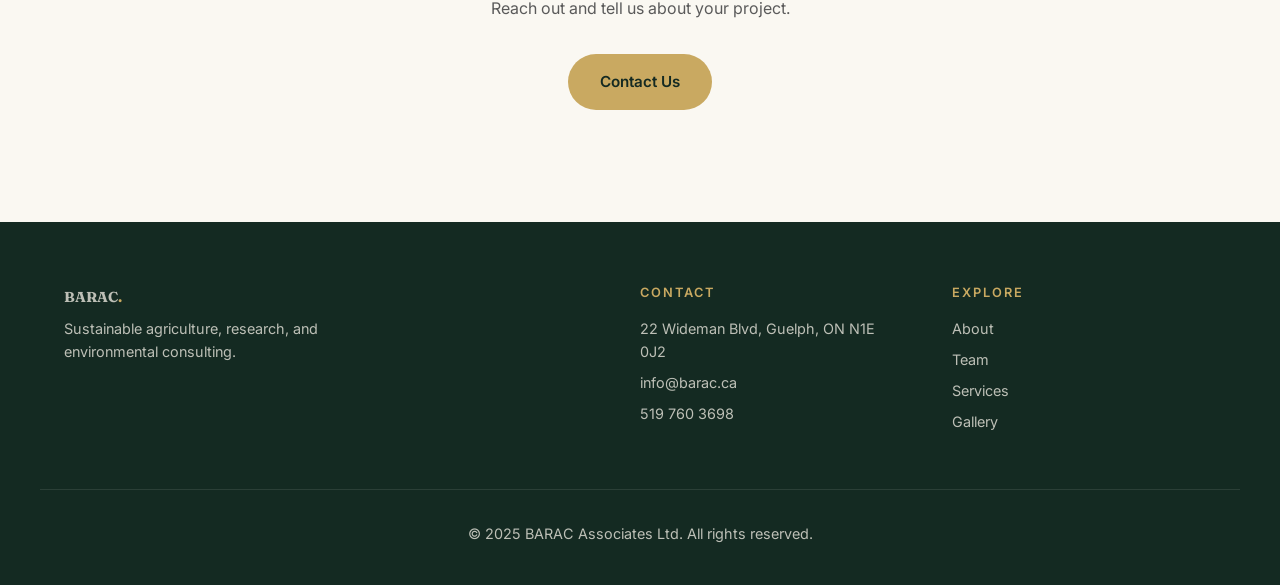
<file: pages/team.html>
<!DOCTYPE html>
<html lang="en">
<head>
  <meta charset="UTF-8">
  <meta name="viewport" content="width=device-width, initial-scale=1.0">
  <title>Meet the Team — BARAC Associates Ltd.</title>
  <meta name="description" content="Meet the researchers, consultants, and directors behind BARAC Associates Ltd.">

  <link rel="preconnect" href="https://fonts.googleapis.com">
  <link rel="preconnect" href="https://fonts.gstatic.com" crossorigin>
  <link href="https://fonts.googleapis.com/css2?family=Fraunces:wght@400;500;600;700&family=Inter:wght@400;500;600;700&display=swap" rel="stylesheet">

  <link rel="stylesheet" href="../css/style.css">
</head>
<body>

  <header class="nav">
    <div class="container nav__inner">
      <a href="../index.html" class="nav__logo">BARAC<span>.</span></a>
      <button class="nav__toggle" aria-label="Toggle menu" aria-expanded="false">☰</button>
    </div>
    <div class="nav__backdrop"></div>
    <nav class="nav__links">
      <a href="../index.html">Home</a>
      <a href="about.html">About</a>
      <a href="team.html" class="active">Team</a>
      <a href="services.html">Services</a>
      <a href="gallery.html">Gallery</a>
      <a href="contact.html" class="nav__cta">Contact</a>
    </nav>
  </header>

  <section class="page-hero">
    <div class="container">
      <p class="eyebrow">Meet the Team</p>
      <h1>Researchers, consultants, and builders.</h1>
    </div>
  </section>

  <section class="section">
    <div class="container">
      <p class="eyebrow center">Our People</p>
      <h2 class="center">Decades of combined experience</h2>

      <div class="team-grid">
        <!-- ===== Director of Administration and Research ===== -->
        <article class="team-card">
          <div class="team-card__photo">
            <img src="../images/team/bahadur.jpg" alt="Prof. Dr. Bahadur Meah">
          </div>
          <div class="team-card__body">
            <h3>Prof. Dr. Bahadur Meah</h3>
            <p class="team-card__role">Director of Administration &amp; Research</p>
            <button class="team-card__btn" data-person="bahadur">Read bio →</button>
          </div>
        </article>

        <!-- ===== Technical Director ===== -->
        <article class="team-card">
          <div class="team-card__photo">
            <img src="../images/team/mohammad.jpg" alt="Prof. Dr. Mohammad Ali">
          </div>
          <div class="team-card__body">
            <h3>Prof. Dr. Mohammad Ali</h3>
            <p class="team-card__role">Technical Director &amp; Founding Member</p>
            <button class="team-card__btn" data-person="mohammad">Read bio →</button>
          </div>
        </article>

        <!-- ===== Researcher ===== -->
        <article class="team-card">
          <div class="team-card__photo">
            <img src="../images/team/idris.jpg" alt="Dr. Idris Mohammed">
          </div>
          <div class="team-card__body">
            <h3>Dr. Idris Mohammed</h3>
            <p class="team-card__role">Environmental Researcher</p>
            <button class="team-card__btn" data-person="idris">Read bio →</button>
          </div>
        </article>
      </div>
    </div>
  </section>

  <!-- ============ MODAL ============ -->
  <div class="modal" id="bio-modal" aria-hidden="true">
    <div class="modal__backdrop" data-close></div>
    <div class="modal__panel">
      <button class="modal__close" aria-label="Close" data-close>✕</button>
      <div class="modal__content" id="modal-content"></div>
    </div>
  </div>

  <section class="cta">
    <div class="container cta__inner">
      <h2>Want to work with our team?</h2>
      <p>Reach out and tell us about your project.</p>
      <a href="contact.html" class="btn btn--primary">Contact Us</a>
    </div>
  </section>

  <footer class="footer">
    <div class="container footer__grid">
      <div>
        <p class="footer__logo">BARAC<span>.</span></p>
        <p class="footer__small">Sustainable agriculture, research, and environmental consulting.</p>
      </div>
      <div>
        <h4>Contact</h4>
        <p>22 Wideman Blvd, Guelph, ON N1E 0J2</p>
        <p><a href="mailto:info@barac.ca">info@barac.ca</a></p>
        <p>519 760 3698</p>
      </div>
      <div>
        <h4>Explore</h4>
        <p><a href="about.html">About</a></p>
        <p><a href="team.html">Team</a></p>
        <p><a href="services.html">Services</a></p>
        <p><a href="gallery.html">Gallery</a></p>
      </div>
    </div>
    <div class="container footer__bottom">
      <p>© 2025 BARAC Associates Ltd. All rights reserved.</p>
    </div>
  </footer>

  <script src="../js/script.js"></script>
</body>
</html>
</file>
<file: css/style.css>
/* ============================================
   BARAC Associates — Stylesheet (clean)
   ============================================ */

:root {
  --forest: #1B3A2F;
  --forest-dark: #142a22;
  --cream: #F5F1E8;
  --cream-soft: #FAF8F2;
  --gold: #C9A961;
  --ink: #1A1A1A;
  --muted: #5a5a5a;
  --line: rgba(26, 26, 26, 0.1);

  --font-serif: 'Fraunces', Georgia, serif;
  --font-sans: 'Inter', -apple-system, BlinkMacSystemFont, sans-serif;

  --max: 1200px;
  --pad: 24px;
}

* { box-sizing: border-box; margin: 0; padding: 0; }

html { scroll-behavior: smooth; }

body {
  font-family: var(--font-sans);
  color: var(--ink);
  background: var(--cream-soft);
  line-height: 1.6;
  -webkit-font-smoothing: antialiased;
}

img { max-width: 100%; display: block; }
a { color: inherit; text-decoration: none; }

h1, h2, h3, h4 {
  font-family: var(--font-serif);
  font-weight: 600;
  line-height: 1.15;
  letter-spacing: -0.02em;
  color: var(--ink);
}

h1 { font-size: clamp(2.5rem, 6vw, 4.5rem); }
h2 { font-size: clamp(1.8rem, 4vw, 2.75rem); margin-bottom: 1rem; }
h3 { font-size: 1.35rem; margin-bottom: 0.5rem; }

p { color: var(--muted); margin-bottom: 1rem; }

.container {
  max-width: var(--max);
  margin: 0 auto;
  padding: 0 var(--pad);
}

.center { text-align: center; }

.eyebrow {
  font-family: var(--font-sans);
  font-size: 0.8rem;
  font-weight: 600;
  letter-spacing: 0.15em;
  text-transform: uppercase;
  color: var(--gold);
  margin-bottom: 1rem;
}

/* ============ NAV ============ */
.nav {
  position: fixed;
  top: 0; left: 0; right: 0;
  z-index: 1000;
  padding: 1.25rem 0;
  background: transparent;
  backdrop-filter: none;
  -webkit-backdrop-filter: none;
  border-left: none;
  transition: padding 0.3s ease;
}

.nav__inner {
  display: flex;
  align-items: center;
  justify-content: space-between;
}

.nav__logo {
  font-family: var(--font-serif);
  font-size: 1.4rem;
  font-weight: 700;
  color: var(--cream);
  letter-spacing: -0.02em;
  position: relative;
  z-index: 1002;
}
.nav__logo span { color: var(--gold); }

/* Hamburger button */
.nav__toggle {
  display: block;
  background: none;
  border: none;
  color: var(--cream);
  font-size: 1.75rem;
  line-height: 1;
  cursor: pointer;
  padding: 0.25rem 0.5rem;
  transition: transform 0.3s ease, color 0.2s ease;
  position: relative;
  z-index: 1002;
  font-family: var(--font-sans);
}
.nav__toggle:hover { color: var(--gold); }
.nav__toggle.active {
  transform: rotate(90deg);
  color: var(--gold);
}

/* ===== Backdrop ===== */
.nav__backdrop {
  position: fixed;
  inset: 0;
  background: rgba(0, 0, 0, 0.35);
  backdrop-filter: blur(4px);
  -webkit-backdrop-filter: blur(4px);
  z-index: 1000;
  opacity: 0;
  visibility: hidden;
  transition: opacity 0.35s ease, visibility 0.35s;
}
.nav__backdrop.open {
  opacity: 1;
  visibility: visible;
}

/* ===== Frosted glass side drawer ===== */
.nav__links {
  position: fixed;
  top: 0;
  right: 0;
  height: 100vh;
  width: 380px;
  max-width: 90vw;

  background: rgba(20, 42, 34, 0.55);
  backdrop-filter: blur(24px) saturate(160%);
  -webkit-backdrop-filter: blur(24px) saturate(160%);
  border-left: 1px solid rgba(245, 241, 232, 0.12);

  display: flex;
  flex-direction: column;
  justify-content: center;
  align-items: flex-start;
  gap: 1.5rem;
  padding: 4rem 3rem;
  z-index: 1001;

  transform: translateX(100%);
  transition: transform 0.45s cubic-bezier(0.22, 1, 0.36, 1);
  overflow-y: auto;
}

.nav__links.open {
  transform: translateX(0);
}

.nav__links a {
  color: rgba(245, 241, 232, 0.55);
  font-family: var(--font-serif);
  font-size: clamp(1.5rem, 2.5vw, 2rem);
  font-weight: 500;
  letter-spacing: -0.02em;
  transition: color 0.3s ease, transform 0.3s ease, opacity 0.3s ease;

  opacity: 0;
  transform: translateX(20px);
}

.nav__links.open a {
  opacity: 1;
  transform: translateX(0);
}

.nav__links a:hover,
.nav__links a.active {
  color: var(--cream);
  transform: translateX(8px);
}

/* Staggered entrance */
.nav__links.open a:nth-child(1) { transition: all 0.45s 0.10s; }
.nav__links.open a:nth-child(2) { transition: all 0.45s 0.15s; }
.nav__links.open a:nth-child(3) { transition: all 0.45s 0.20s; }
.nav__links.open a:nth-child(4) { transition: all 0.45s 0.25s; }
.nav__links.open a:nth-child(5) { transition: all 0.45s 0.30s; }
.nav__links.open a:nth-child(6) { transition: all 0.45s 0.35s; }

.nav__cta {
  padding: 0.75rem 2rem !important;
  border: 1px solid rgba(201, 169, 97, 0.5);
  border-radius: 999px;
  color: rgba(201, 169, 97, 0.85) !important;
  font-size: 1.1rem !important;
  margin-top: 1rem;
  transition: all 0.3s ease;
}
.nav__cta:hover {
  background: var(--gold);
  border-color: var(--gold);
  color: var(--forest-dark) !important;
  transform: translateX(0) !important;
}

/* ============ HERO ============ */
.hero {
  position: relative;
  min-height: 100vh;
  display: flex;
  align-items: center;
  color: var(--cream);
  overflow: hidden;
}

.hero__bg {
  position: absolute;
  inset: 0;
  background: var(--forest);
  z-index: 0;
}

.hero__content {
  position: relative;
  z-index: 1;
  padding-top: 8rem;
  padding-bottom: 4rem;
  max-width: 900px;
}

.hero h1 {
  color: var(--cream);
  margin-bottom: 1.5rem;
}

.hero__sub {
  font-size: 1.2rem;
  color: rgba(245, 241, 232, 0.8);
  max-width: 600px;
  margin-bottom: 2.5rem;
}

.hero__buttons { display: flex; gap: 1rem; flex-wrap: wrap; }

/* ============ BUTTONS ============ */
.btn {
  display: inline-block;
  padding: 1rem 2rem;
  border-radius: 999px;
  font-weight: 600;
  font-size: 0.95rem;
  transition: all 0.25s;
  cursor: pointer;
  border: none;
  font-family: var(--font-sans);
}

.btn--primary {
  background: var(--gold);
  color: var(--forest-dark);
}
.btn--primary:hover {
  background: #d9ba75;
  transform: translateY(-2px);
}

.btn--ghost {
  background: transparent;
  color: var(--cream);
  border: 1px solid rgba(245, 241, 232, 0.3);
}
.btn--ghost:hover {
  border-color: var(--cream);
  background: rgba(245, 241, 232, 0.05);
}

.link-arrow {
  color: var(--forest);
  font-weight: 600;
  font-size: 0.95rem;
}
.link-arrow:hover { color: var(--gold); }

/* ============ SECTIONS ============ */
.section { padding: 6rem 0; }

/* ============ ABOUT ============ */
.about { background: var(--cream-soft); }

/* ============ SERVICES PREVIEW ============ */
.services-preview { background: var(--cream); }

.cards {
  display: grid;
  grid-template-columns: repeat(3, 1fr);
  gap: 2rem;
  margin-top: 4rem;
}

.card {
  padding: 2.5rem 2rem;
  background: var(--cream-soft);
  border-radius: 12px;
  border: 1px solid var(--line);
  transition: all 0.3s;
}

.card:hover {
  transform: translateY(-4px);
  border-color: var(--gold);
  box-shadow: 0 20px 40px rgba(0,0,0,0.06);
}

.card__icon {
  font-size: 2rem;
  margin-bottom: 1.25rem;
}

.card p { font-size: 0.95rem; margin: 0; }

/* ============ TRUST BAR ============ */
.trust {
  background: var(--forest);
  padding: 4rem 0;
  color: var(--cream);
}

.trust__grid {
  display: grid;
  grid-template-columns: repeat(4, 1fr);
  gap: 2rem;
  text-align: center;
}

.trust__grid > div {
  display: flex;
  flex-direction: column;
  gap: 0.5rem;
}

.trust__grid strong {
  font-family: var(--font-serif);
  font-size: 2.5rem;
  color: var(--gold);
  font-weight: 600;
}

.trust__grid span {
  font-size: 0.85rem;
  text-transform: uppercase;
  letter-spacing: 0.1em;
  color: rgba(245, 241, 232, 0.65);
}

/* ============ CTA ============ */
.cta { padding: 7rem 0; background: var(--cream-soft); }

.cta__inner {
  text-align: center;
  max-width: 600px;
  margin: 0 auto;
}

.cta p { margin-bottom: 2rem; }

/* ============ FOOTER ============ */
.footer {
  background: var(--forest-dark);
  color: var(--cream);
  padding: 4rem 0 2rem;
}

.footer__grid {
  display: grid;
  grid-template-columns: 2fr 1fr 1fr;
  gap: 3rem;
  padding-bottom: 3rem;
  border-bottom: 1px solid rgba(245, 241, 232, 0.1);
}

.footer__logo {
  font-family: var(--font-serif);
  font-size: 1.6rem;
  font-weight: 700;
  color: var(--cream);
  margin-bottom: 0.75rem;
}
.footer__logo span { color: var(--gold); }

.footer__small {
  font-size: 0.9rem;
  color: rgba(245, 241, 232, 0.55);
  max-width: 320px;
}

.footer h4 {
  font-family: var(--font-sans);
  font-size: 0.8rem;
  text-transform: uppercase;
  letter-spacing: 0.15em;
  color: var(--gold);
  margin-bottom: 1rem;
}

.footer p, .footer a {
  color: rgba(245, 241, 232, 0.75);
  font-size: 0.9rem;
  margin-bottom: 0.5rem;
}

.footer a:hover { color: var(--cream); }

.footer__bottom {
  padding-top: 2rem;
  text-align: center;
  font-size: 0.8rem;
  color: rgba(245, 241, 232, 0.4);
}

/* ============ SCROLL FADE-IN ============ */
.fade-in {
  opacity: 0;
  transform: translateY(24px);
  transition: opacity 0.8s cubic-bezier(0.22, 1, 0.36, 1),
              transform 0.8s cubic-bezier(0.22, 1, 0.36, 1);
  will-change: opacity, transform;
}

.fade-in.is-visible {
  opacity: 1;
  transform: translateY(0);
}

.cards .fade-in:nth-child(1) { transition-delay: 0.00s; }
.cards .fade-in:nth-child(2) { transition-delay: 0.10s; }
.cards .fade-in:nth-child(3) { transition-delay: 0.20s; }

.trust__grid .fade-in:nth-child(1) { transition-delay: 0.00s; }
.trust__grid .fade-in:nth-child(2) { transition-delay: 0.08s; }
.trust__grid .fade-in:nth-child(3) { transition-delay: 0.16s; }
.trust__grid .fade-in:nth-child(4) { transition-delay: 0.24s; }

/* ============================================
   SUB-PAGE STYLES
   ============================================ */

/* ===== Page hero ===== */
.page-hero {
  padding: 12rem 0 6rem;
  background: var(--forest-dark);
  color: var(--cream);
  position: relative;
  overflow: hidden;
}

.page-hero::before {
  content: '';
  position: absolute;
  inset: 0;
  background:
    radial-gradient(circle at 20% 30%, rgba(201, 169, 97, 0.12), transparent 55%),
    radial-gradient(circle at 80% 70%, rgba(201, 169, 97, 0.08), transparent 50%);
  pointer-events: none;
}

.page-hero .eyebrow { color: var(--gold); }

.page-hero h1 {
  color: var(--cream);
  max-width: 900px;
  position: relative;
  z-index: 1;
}

/* ===== Section variants ===== */
.section--forest {
  background: var(--forest);
  color: var(--cream);
}

.section--forest .eyebrow { color: var(--gold); }

/* ===== Vision quote ===== */
.vision-quote {
  font-family: var(--font-serif);
  font-size: clamp(1.4rem, 3vw, 2rem);
  line-height: 1.4;
  color: var(--cream);
  text-align: center;
  max-width: 900px;
  margin: 2rem auto 0;
  font-weight: 400;
  letter-spacing: -0.01em;
  position: relative;
}

.vision-quote::before {
  content: '';
  display: block;
  width: 40px;
  height: 2px;
  background: var(--gold);
  margin: 0 auto 2rem;
}

/* ===== Mission grid ===== */
.mission-grid {
  display: grid;
  grid-template-columns: repeat(3, 1fr);
  gap: 1.5rem;
  margin-top: 4rem;
}

.mission-card {
  padding: 2.25rem 1.75rem;
  background: var(--cream);
  border-radius: 12px;
  border: 1px solid var(--line);
  transition: all 0.3s ease;
}

.mission-card:hover {
  transform: translateY(-4px);
  border-color: var(--gold);
  box-shadow: 0 20px 40px rgba(0, 0, 0, 0.06);
}

.mission-card__icon {
  font-size: 1.75rem;
  margin-bottom: 1rem;
}

.mission-card h3 {
  font-size: 1.15rem;
  margin-bottom: 0.75rem;
}

.mission-card p {
  font-size: 0.9rem;
  margin: 0;
  line-height: 1.6;
}

/* ============================================
   TEAM PAGE
   ============================================ */
.team-grid {
  display: grid;
  grid-template-columns: repeat(3, 1fr);
  gap: 2rem;
  margin-top: 4rem;
}

.team-card {
  background: var(--cream);
  border-radius: 12px;
  overflow: hidden;
  border: 1px solid var(--line);
  transition: all 0.3s ease;
  display: flex;
  flex-direction: column;
}

.team-card:hover {
  transform: translateY(-4px);
  border-color: var(--gold);
  box-shadow: 0 20px 40px rgba(0, 0, 0, 0.08);
}

.team-card__photo {
  aspect-ratio: 1;
  overflow: hidden;
  background: var(--forest);
}

.team-card__photo img {
  width: 100%;
  height: 100%;
  object-fit: cover;
  transition: transform 0.5s ease;
}

.team-card:hover .team-card__photo img {
  transform: scale(1.05);
}

.team-card__body {
  padding: 1.75rem;
  display: flex;
  flex-direction: column;
  gap: 0.5rem;
  flex: 1;
}

.team-card__body h3 {
  font-size: 1.25rem;
  margin: 0;
}

.team-card__role {
  font-size: 0.85rem;
  color: var(--gold);
  font-weight: 500;
  text-transform: uppercase;
  letter-spacing: 0.08em;
  margin: 0;
}

.team-card__btn {
  margin-top: 1rem;
  background: none;
  border: none;
  padding: 0;
  color: var(--forest);
  font-family: var(--font-sans);
  font-weight: 600;
  font-size: 0.9rem;
  cursor: pointer;
  text-align: left;
  transition: color 0.2s ease;
}

.team-card__btn:hover { color: var(--gold); }

/* ===== Modal ===== */
.modal {
  position: fixed;
  inset: 0;
  z-index: 2000;
  display: flex;
  align-items: center;
  justify-content: center;
  padding: 1.5rem;
  opacity: 0;
  visibility: hidden;
  transition: opacity 0.35s ease, visibility 0.35s;
}

.modal.open {
  opacity: 1;
  visibility: visible;
}

.modal__backdrop {
  position: absolute;
  inset: 0;
  background: rgba(20, 42, 34, 0.7);
  backdrop-filter: blur(6px);
  -webkit-backdrop-filter: blur(6px);
}

.modal__panel {
  position: relative;
  background: var(--cream-soft);
  border-radius: 16px;
  max-width: 720px;
  width: 100%;
  max-height: 85vh;
  overflow-y: auto;
  padding: 3rem;
  transform: translateY(20px);
  transition: transform 0.4s cubic-bezier(0.22, 1, 0.36, 1);
  box-shadow: 0 40px 80px rgba(0, 0, 0, 0.25);
}

.modal.open .modal__panel {
  transform: translateY(0);
}

.modal__close {
  position: absolute;
  top: 1.25rem;
  right: 1.25rem;
  background: none;
  border: none;
  font-size: 1.5rem;
  color: var(--muted);
  cursor: pointer;
  padding: 0.25rem 0.5rem;
  line-height: 1;
  transition: color 0.2s;
}

.modal__close:hover { color: var(--ink); }

.modal__content h2 {
  font-size: 1.75rem;
  margin-bottom: 0.5rem;
}

.modal__content .role {
  color: var(--gold);
  font-size: 0.85rem;
  text-transform: uppercase;
  letter-spacing: 0.1em;
  margin-bottom: 1.5rem;
  font-weight: 600;
}

.modal__content p {
  font-size: 0.95rem;
  line-height: 1.7;
  color: var(--muted);
}

/* ============================================
   GALLERY PAGE
   ============================================ */
.gallery-grid {
  display: grid;
  grid-template-columns: repeat(auto-fill, minmax(240px, 1fr));
  gap: 1.25rem;
  margin-top: 3rem;
}

.gallery-item {
  margin: 0;
  background: var(--cream-soft);
  border-radius: 12px;
  overflow: hidden;
  border: 1px solid var(--line);
  cursor: pointer;
  transition: all 0.3s ease;
}

.gallery-item:hover {
  transform: translateY(-4px);
  border-color: var(--gold);
  box-shadow: 0 20px 40px rgba(0, 0, 0, 0.08);
}

.gallery-item img {
  width: 100%;
  aspect-ratio: 1;
  object-fit: cover;
  display: block;
}

.gallery-item figcaption {
  padding: 1rem 1.25rem;
  font-size: 0.85rem;
  color: var(--muted);
  font-weight: 500;
}

/* ===== Lightbox ===== */
.lightbox {
  position: fixed;
  inset: 0;
  background: rgba(20, 42, 34, 0.95);
  backdrop-filter: blur(8px);
  -webkit-backdrop-filter: blur(8px);
  z-index: 3000;
  display: flex;
  flex-direction: column;
  align-items: center;
  justify-content: center;
  padding: 2rem;
  opacity: 0;
  visibility: hidden;
  transition: opacity 0.3s ease, visibility 0.3s;
}

.lightbox.open {
  opacity: 1;
  visibility: visible;
}

.lightbox img {
  max-width: 90vw;
  max-height: 75vh;
  border-radius: 12px;
  box-shadow: 0 40px 80px rgba(0, 0, 0, 0.5);
}

.lightbox__caption {
  color: var(--cream);
  margin-top: 1.5rem;
  font-family: var(--font-serif);
  font-size: 1.1rem;
  text-align: center;
}

.lightbox__close {
  position: absolute;
  top: 2rem;
  right: 2rem;
  background: none;
  border: 1px solid rgba(245, 241, 232, 0.3);
  color: var(--cream);
  width: 44px;
  height: 44px;
  border-radius: 50%;
  font-size: 1.25rem;
  cursor: pointer;
  transition: all 0.2s ease;
}

.lightbox__close:hover {
  background: var(--gold);
  border-color: var(--gold);
  color: var(--forest-dark);
}

/* ============ RESPONSIVE ============ */
@media (max-width: 900px) {
  .about__grid,
  .cards,
  .trust__grid,
  .footer__grid {
    grid-template-columns: 1fr;
  }

  .trust__grid { gap: 3rem; }

  .section { padding: 4rem 0; }

  .nav__links {
    width: 100%;
    max-width: 100%;
  }

  .page-hero {
    padding: 9rem 0 4rem;
  }

  .mission-grid,
  .team-grid {
    grid-template-columns: 1fr;
    gap: 1rem;
  }

  .gallery-grid {
    grid-template-columns: repeat(auto-fill, minmax(160px, 1fr));
  }

  .modal__panel {
    padding: 2rem 1.5rem;
  }
}
</file>
